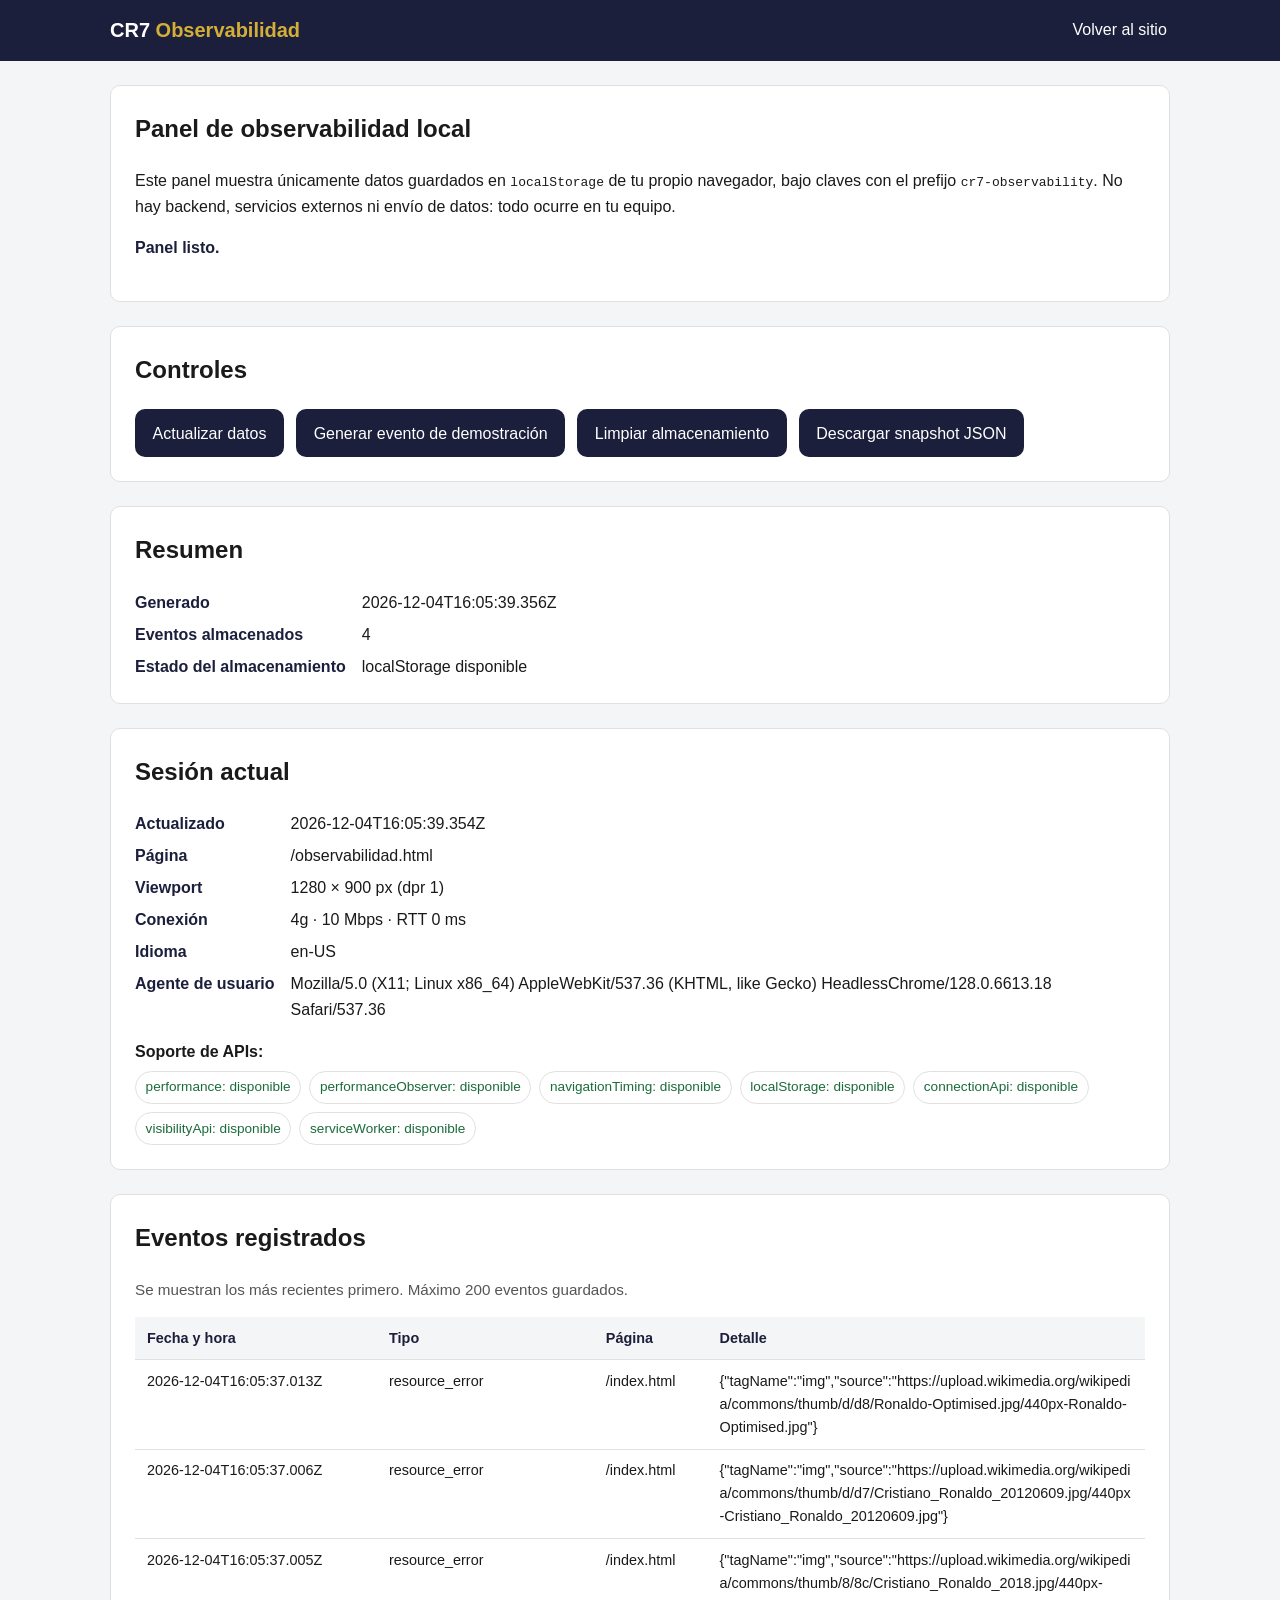
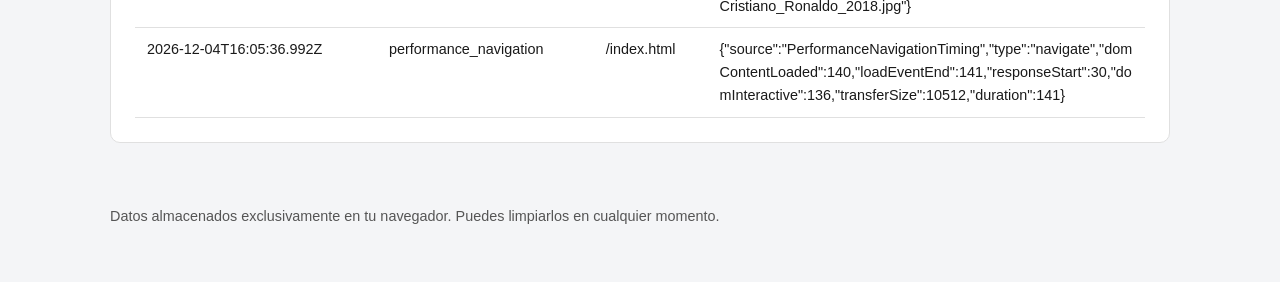
<file: observabilidad.html>
<!DOCTYPE html>
<html lang="es">
<head>
  <meta charset="UTF-8" />
  <meta name="viewport" content="width=device-width, initial-scale=1.0" />
  <title>Observabilidad local | CR7 Portal</title>
  <meta name="description" content="Panel de observabilidad local del sitio: rendimiento, errores, clics y estado de sesión, guardado únicamente en localStorage." />
  <link rel="stylesheet" href="observabilidad.css" />
</head>
<body>

  <a href="#cr7-dashboard" class="skip-link">Saltar al contenido del panel</a>

  <header class="obs-header">
    <div class="obs-container obs-header-inner">
      <p class="obs-logo">CR7 <span>Observabilidad</span></p>
      <nav aria-label="Navegación">
        <a href="index.html">Volver al sitio</a>
      </nav>
    </div>
  </header>

  <main id="cr7-dashboard" class="obs-container">

    <section aria-labelledby="obs-intro-title" class="obs-section">
      <h1 id="obs-intro-title">Panel de observabilidad local</h1>
      <p>
        Este panel muestra únicamente datos guardados en <code>localStorage</code> de tu propio
        navegador, bajo claves con el prefijo <code>cr7-observability</code>. No hay backend,
        servicios externos ni envío de datos: todo ocurre en tu equipo.
      </p>
      <p id="cr7-status" role="status" aria-live="polite" class="obs-status">Cargando panel…</p>
    </section>

    <section aria-labelledby="obs-controls-title" class="obs-section">
      <h2 id="obs-controls-title">Controles</h2>
      <div class="obs-controls">
        <button type="button" id="cr7-refresh">Actualizar datos</button>
        <button type="button" id="cr7-demo">Generar evento de demostración</button>
        <button type="button" id="cr7-clear" class="obs-btn-danger">Limpiar almacenamiento</button>
        <button type="button" id="cr7-download">Descargar snapshot JSON</button>
      </div>
    </section>

    <section aria-labelledby="obs-summary-title" class="obs-section">
      <h2 id="obs-summary-title">Resumen</h2>
      <dl class="obs-summary-list">
        <dt>Generado</dt>
        <dd id="cr7-generated-at">—</dd>
        <dt>Eventos almacenados</dt>
        <dd id="cr7-event-count">0</dd>
        <dt>Estado del almacenamiento</dt>
        <dd id="cr7-storage-state">Comprobando…</dd>
      </dl>
    </section>

    <section aria-labelledby="obs-session-title" class="obs-section">
      <h2 id="obs-session-title">Sesión actual</h2>
      <div id="cr7-session">
        <p>Aún no se ha capturado información de sesión.</p>
      </div>
    </section>

    <section aria-labelledby="obs-events-title" class="obs-section">
      <h2 id="obs-events-title">Eventos registrados</h2>
      <p class="obs-hint">Se muestran los más recientes primero. Máximo 200 eventos guardados.</p>
      <div class="obs-table-wrap">
        <table class="obs-table">
          <caption class="visually-hidden">Lista de eventos de observabilidad registrados</caption>
          <thead>
            <tr>
              <th scope="col">Fecha y hora</th>
              <th scope="col">Tipo</th>
              <th scope="col">Página</th>
              <th scope="col">Detalle</th>
            </tr>
          </thead>
          <tbody id="cr7-events-body"></tbody>
        </table>
        <p id="cr7-events-empty" hidden>No hay eventos registrados todavía. Navega por el sitio o genera un evento de demostración.</p>
      </div>
    </section>

  </main>

  <footer class="obs-footer">
    <div class="obs-container">
      <p>Datos almacenados exclusivamente en tu navegador. Puedes limpiarlos en cualquier momento.</p>
    </div>
  </footer>

  <script src="observabilidad.js"></script>
</body>
</html>
</file>
<file: observabilidad.css>
:root {
  --color-bg: #ffffff;
  --color-bg-alt: #f4f5f7;
  --color-text: #1a1a1a;
  --color-primary: #1b1f3b;
  --color-accent: #d4af37;
  --color-danger: #8a2c2c;
  --color-border: #e0e0e0;
  --max-width: 1100px;
  --radius: 10px;
}

* {
  box-sizing: border-box;
}

body {
  margin: 0;
  font-family: "Segoe UI", Arial, Helvetica, sans-serif;
  color: var(--color-text);
  background-color: var(--color-bg-alt);
  line-height: 1.6;
}

.obs-container {
  max-width: var(--max-width);
  margin: 0 auto;
  padding: 0 1.25rem;
}

a {
  color: var(--color-primary);
}

a:focus-visible,
button:focus-visible {
  outline: 3px solid var(--color-primary);
  outline-offset: 3px;
}

.obs-header a:focus-visible {
  outline: 3px solid var(--color-accent);
}

.visually-hidden {
  position: absolute;
  width: 1px;
  height: 1px;
  padding: 0;
  margin: -1px;
  overflow: hidden;
  clip: rect(0, 0, 0, 0);
  white-space: nowrap;
  border: 0;
}

.skip-link {
  position: absolute;
  top: -100px;
  left: 1rem;
  background: var(--color-accent);
  color: var(--color-primary);
  padding: 0.75rem 1.25rem;
  font-weight: 700;
  z-index: 1000;
  border-radius: var(--radius);
  text-decoration: none;
  transition: top 0.2s ease;
}

.skip-link:focus {
  top: 1rem;
}

/* Header */
.obs-header {
  background-color: var(--color-primary);
  color: #fff;
  padding: 0.9rem 0;
}

.obs-header-inner {
  display: flex;
  align-items: center;
  justify-content: space-between;
  flex-wrap: wrap;
  gap: 0.75rem;
}

.obs-logo {
  font-weight: 700;
  font-size: 1.25rem;
  margin: 0;
  color: #fff;
}

.obs-logo span {
  color: var(--color-accent);
}

.obs-header a {
  color: #fff;
  text-decoration: none;
  font-weight: 500;
  padding: 0.4rem 0.2rem;
}

.obs-header a:hover {
  color: var(--color-accent);
}

/* Sections */
.obs-section {
  background-color: #fff;
  border: 1px solid var(--color-border);
  border-radius: var(--radius);
  padding: 1.5rem;
  margin: 1.5rem 0;
}

.obs-section h1,
.obs-section h2 {
  margin-top: 0;
}

.obs-status {
  font-weight: 600;
  color: var(--color-primary);
}

.obs-hint {
  color: #555;
  font-size: 0.95rem;
}

/* Controls */
.obs-controls {
  display: flex;
  flex-wrap: wrap;
  gap: 0.75rem;
}

.obs-controls button {
  font: inherit;
  padding: 0.7rem 1.1rem;
  border-radius: var(--radius);
  border: none;
  cursor: pointer;
  background-color: var(--color-primary);
  color: #fff;
  min-height: 44px;
}

.obs-controls button:hover {
  background-color: #30356b;
}

.obs-btn-danger {
  background-color: var(--color-danger);
}

.obs-btn-danger:hover {
  background-color: #a63a3a;
}

/* Summary */
.obs-summary-list {
  display: grid;
  grid-template-columns: max-content 1fr;
  gap: 0.4rem 1rem;
  margin: 0;
}

.obs-summary-list dt {
  font-weight: 700;
  color: var(--color-primary);
}

.obs-summary-list dd {
  margin: 0;
}

/* Session */
.cr7-session-list {
  display: grid;
  grid-template-columns: max-content 1fr;
  gap: 0.4rem 1rem;
  margin: 0 0 1rem;
}

.cr7-session-list dt {
  font-weight: 700;
  color: var(--color-primary);
}

.cr7-session-list dd {
  margin: 0;
  word-break: break-word;
}

.cr7-api-title {
  font-weight: 700;
  margin-bottom: 0.4rem;
}

.cr7-api-list {
  list-style: none;
  margin: 0;
  padding: 0;
  display: flex;
  flex-wrap: wrap;
  gap: 0.5rem;
}

.cr7-api-list li {
  padding: 0.3rem 0.6rem;
  border-radius: 999px;
  font-size: 0.85rem;
  border: 1px solid var(--color-border);
}

.cr7-api-yes {
  color: #1b6b3a;
  border-color: #1b6b3a;
}

.cr7-api-no {
  color: var(--color-danger);
  border-color: var(--color-danger);
}

/* Events table */
.obs-table-wrap {
  overflow-x: auto;
}

.obs-table {
  width: 100%;
  border-collapse: collapse;
  min-width: 640px;
}

.obs-table th,
.obs-table td {
  text-align: left;
  padding: 0.6rem 0.75rem;
  border-bottom: 1px solid var(--color-border);
  vertical-align: top;
  font-size: 0.9rem;
}

.obs-table th {
  background-color: var(--color-bg-alt);
  color: var(--color-primary);
}

.obs-table td:last-child {
  word-break: break-word;
  max-width: 360px;
}

/* Footer */
.obs-footer {
  padding: 1.5rem 0 2.5rem;
  color: #555;
  font-size: 0.9rem;
}

/* Responsive */
@media (max-width: 600px) {
  .obs-header-inner {
    flex-direction: column;
    align-items: flex-start;
  }

  .obs-summary-list,
  .cr7-session-list {
    grid-template-columns: 1fr;
  }

  .obs-controls button {
    width: 100%;
  }
}

@media (prefers-reduced-motion: reduce) {
  * {
    transition: none !important;
    animation: none !important;
  }
}
</file>
